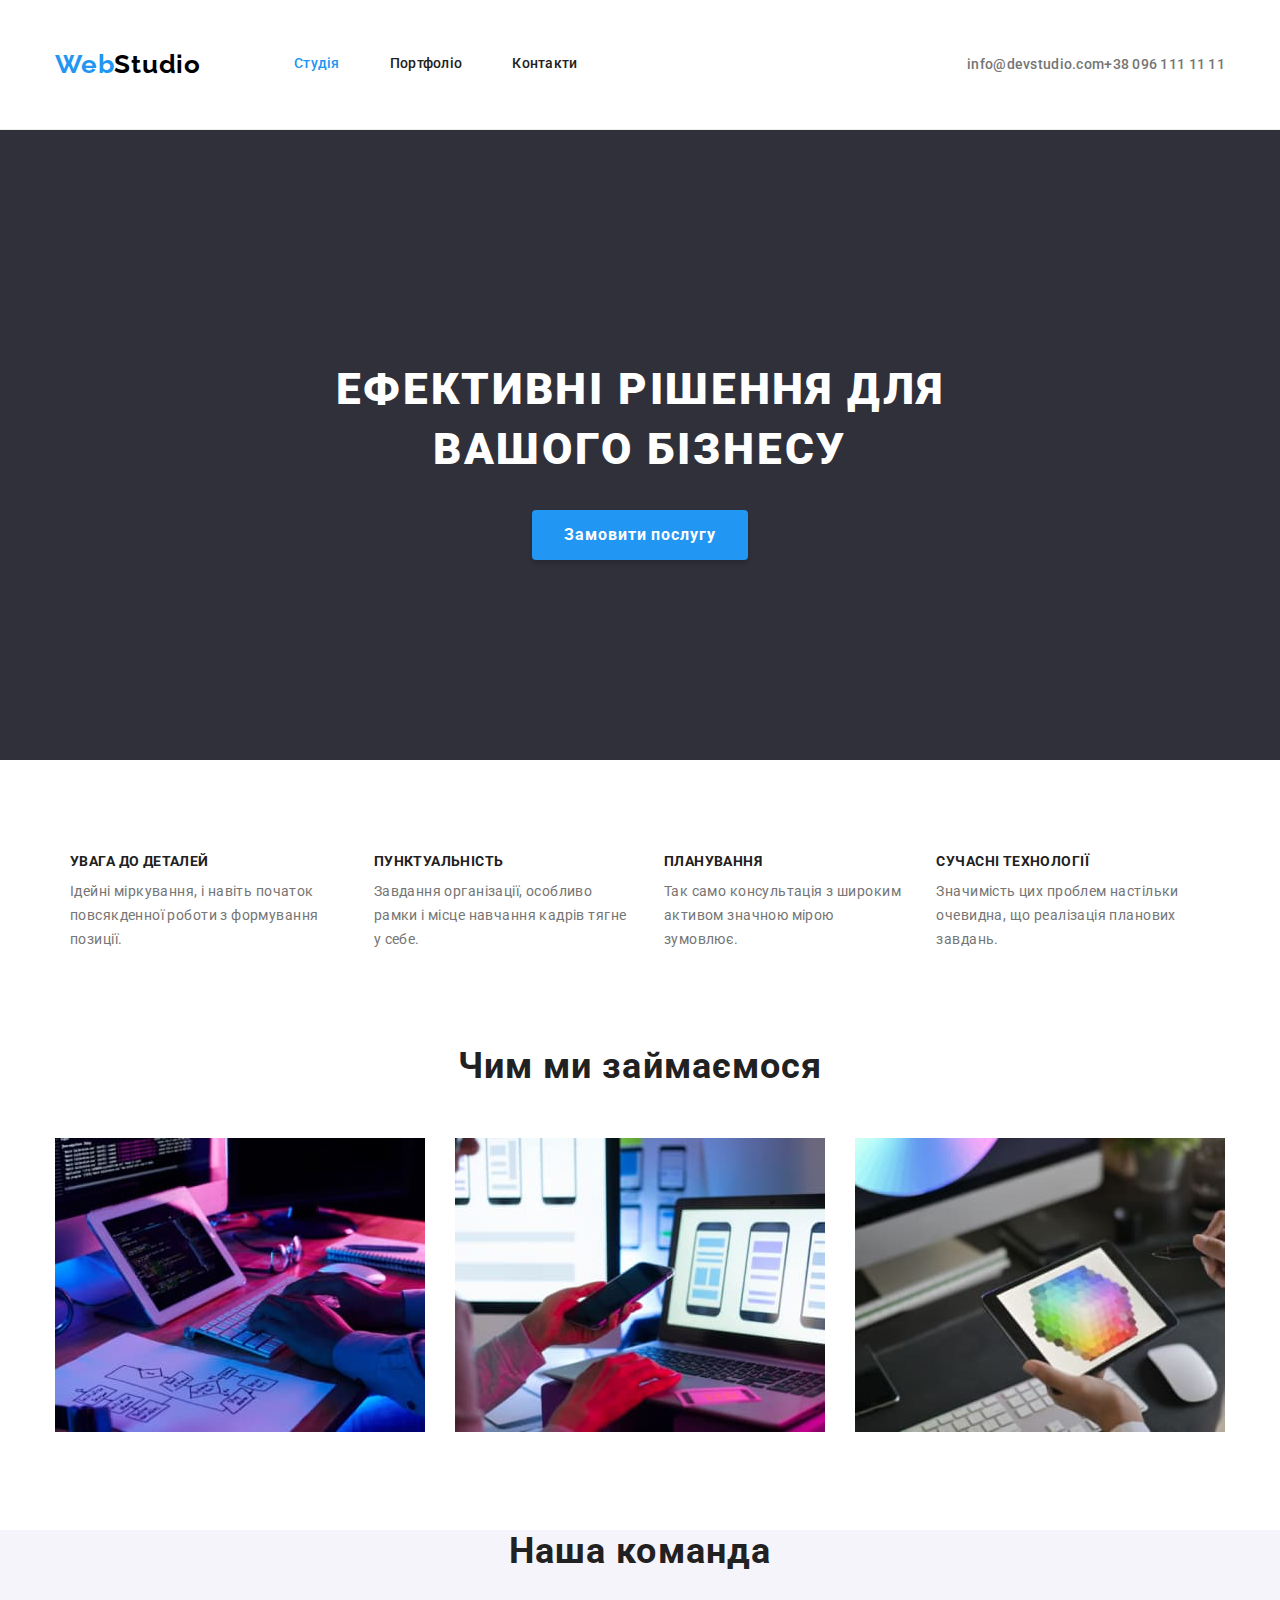
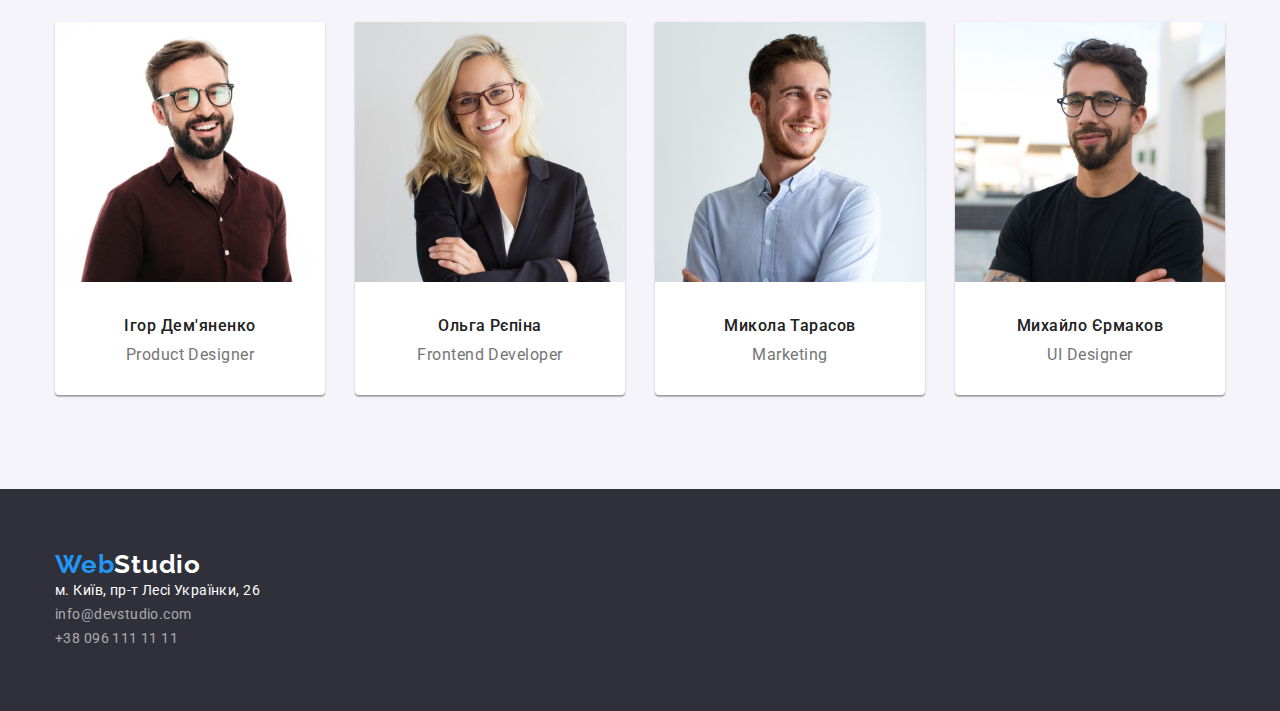
<file: index.html>
<!DOCTYPE html>
<html lang="uk">
  <head>
    <meta charset="UTF-8" />
    <meta http-equiv="X-UA-Compatible" content="IE=edge" />
    <meta name="viewport" content="width=device-width, initial-scale=1.0" />
    <title>Document</title>
    <link rel="preconnect" href="https://fonts.googleapis.com" />
    <link rel="preconnect" href="https://fonts.gstatic.com" crossorigin />
    <link
      href="https://fonts.googleapis.com/css2?family=Raleway:wght@700&family=Roboto:wght@400;500;700;900&family=Tangerine:wght@700&display=swap"
      rel="stylesheet"
    />
    <link
      rel="stylesheet"
      href="https://cdnjs.cloudflare.com/ajax/libs/modern-normalize/1.1.0/modern-normalize.min.css"
    />
    <link rel="stylesheet" href="./css/styles.css" />
  </head>
  <body class="page-body">
    <!-- Шапка -->
    <header class="page-header">
      <div class="container main-nav">
        <a href="/" class="header-logo logo-link">
          <span class="header-logo-accent">Web</span>Studio</a
        >
        <nav class="header-nav">
          <ul class="header-list list">
            <li class="item">
              <a href="./index.html" class="header-list-link link current"
                >Студія
              </a>
            </li>
            <li class="item">
              <a href="./portfolio.html" class="header-list-link link"
                >Портфоліо</a
              >
            </li>
            <li class="item">
              <a href="#" class="header-list-link link">Контакти</a>
            </li>
          </ul>
        </nav>
        <ul class="header-contact-list list">
          <li class="item">
            <a class="header-mail-link link" href="mailto:info@devstudio.com"
              >info@devstudio.com</a
            >
          </li>
          <li class="item">
            <a class="header-tel-link link" href="tel:+380961111111"
              >+38 096 111 11 11</a
            >
          </li>
        </ul>
      </div>
    </header>
    <main>
      <!-- Герой -->
      <section class="hero centered">
        <div class="container">
          <div class="hero-desription">
            <h1 class="section-hero-title text-hero-title">
              Ефективні рішення для вашого бізнесу
            </h1>
            <button class="section-hero-button button" type="button">
              Замовити послугу
            </button>
          </div>
        </div>
      </section>
      <!-- Переваги -->
      <section class="section-featuers">
        <div class="container">
          <h2 class="section-features-title visually-hidden">Переваги</h2>
          <ul class="section-features-list list">
            <li class="item">
              <h3 class="section-features-title">УВАГА ДО ДЕТАЛЕЙ</h3>
              <p class="section-features-text">
                Ідейні міркування, і навіть початок повсякденної роботи з
                формування позиції.
              </p>
            </li>
            <li class="item">
              <h3 class="section-features-title">ПУНКТУАЛЬНІСТЬ</h3>
              <p class="section-features-text">
                Завдання організації, особливо рамки і місце навчання кадрів
                тягне у себе.
              </p>
            </li>
            <li class="item">
              <h3 class="section-features-title">ПЛАНУВАННЯ</h3>
              <p class="section-features-text">
                Так само консультація з широким активом значною мірою зумовлює.
              </p>
            </li>

            <li class="item">
              <h3 class="section-features-title">СУЧАСНІ ТЕХНОЛОГІЇ</h3>
              <p class="section-features-text">
                Значимість цих проблем настільки очевидна, що реалізація
                планових завдань.
              </p>
            </li>
          </ul>
        </div>
      </section>
      <!-- Чим займаємось -->
      <section class="section-work centered">
        <div class="container">
          <h2 class="section-work-title">Чим ми займаємося</h2>
          <ul class="section-work-list list">
            <li class="item">
              <img
                class="section-work-img"
                src="./images/img1.jpg"
                alt="програміст працює на комп'ютері"
                width="370"
              />
            </li>
            <li class="item">
              <img
                class="section-work-img"
                src="./images/img2.jpg"
                alt="програміст з телефоном в руці працює на комп'ютері"
                width="370"
              />
            </li>
            <li class="item">
              <img
                class="section-work-img"
                src="./images/img3.jpg"
                alt="планшет в руках"
                width="370"
              />
            </li>
          </ul>
        </div>
      </section>
      <!-- Наша команда -->
      <section class="section-team centered">
        <div class="container">
          <h2 class="section-team-title">Наша команда</h2>
          <ul class="section-team-list list">
            <li class="team-list-item item">
              <img
                class="section-team-img"
                src="./images/prod-desingner.jpg"
                alt="Ігор Дем'яненко"
                width="270"
              />
              <h3 class="section-pre-title">Ігор Дем'яненко</h3>
              <p class="section-team-text">Product Designer</p>
            </li>
            <li class="team-list-item item">
              <img
                class="section-team-img"
                src="./images/frontend.jpg"
                alt="Ольга Рєпіна"
                width="270"
              />
              <h3 class="section-pre-title">Ольга Рєпіна</h3>
              <p class="section-team-text">Frontend Developer</p>
            </li>
            <li class="team-list-item item">
              <img
                class="section-team-img"
                src="./images/marketing.jpg"
                alt="Микола Тарасов"
                width="270"
              />
              <h3 class="section-pre-title">Микола Тарасов</h3>
              <p class="section-team-text">Marketing</p>
            </li>
            <li class="team-list-item item">
              <img
                class="section-team-img"
                src="./images/uldesidner.jpg"
                alt="Михайло Єрмаков"
                width="270"
              />
              <h3 class="section-pre-title">Михайло Єрмаков</h3>
              <p class="section-team-text">UI Designer</p>
            </li>
          </ul>
        </div>
      </section>
    </main>
    <!-- Футер -->
    <footer class="page-footer">
      <div class="container">
        <a href="/" class="footer-logo-link logo-link">
          <span class="footer-logo-accent">Web</span
          ><span class="second-part-logo">Studio</span>
        </a>
        <address class="footer-address">
          <ul class="footer-address-list list">
            <li>
              <a
                class="footer-address-text link"
                href="https://goo.gl/maps/xzUhMAHxMRx1ZoJVA"
                target="_blank"
                rel="noopener noreferrer nofollow"
                >м. Київ, пр-т Лесі Українки, 26</a
              >
            </li>
            <li>
              <a class="footer-mail-link link" href="mailto:info@devstudio.com"
                >info@devstudio.com</a
              >
            </li>
            <li>
              <a class="footer-tel-link link" href="tel:+380961111111"
                >+38 096 111 11 11</a
              >
            </li>
          </ul>
        </address>
      </div>
    </footer>
  </body>
</html>
</file>
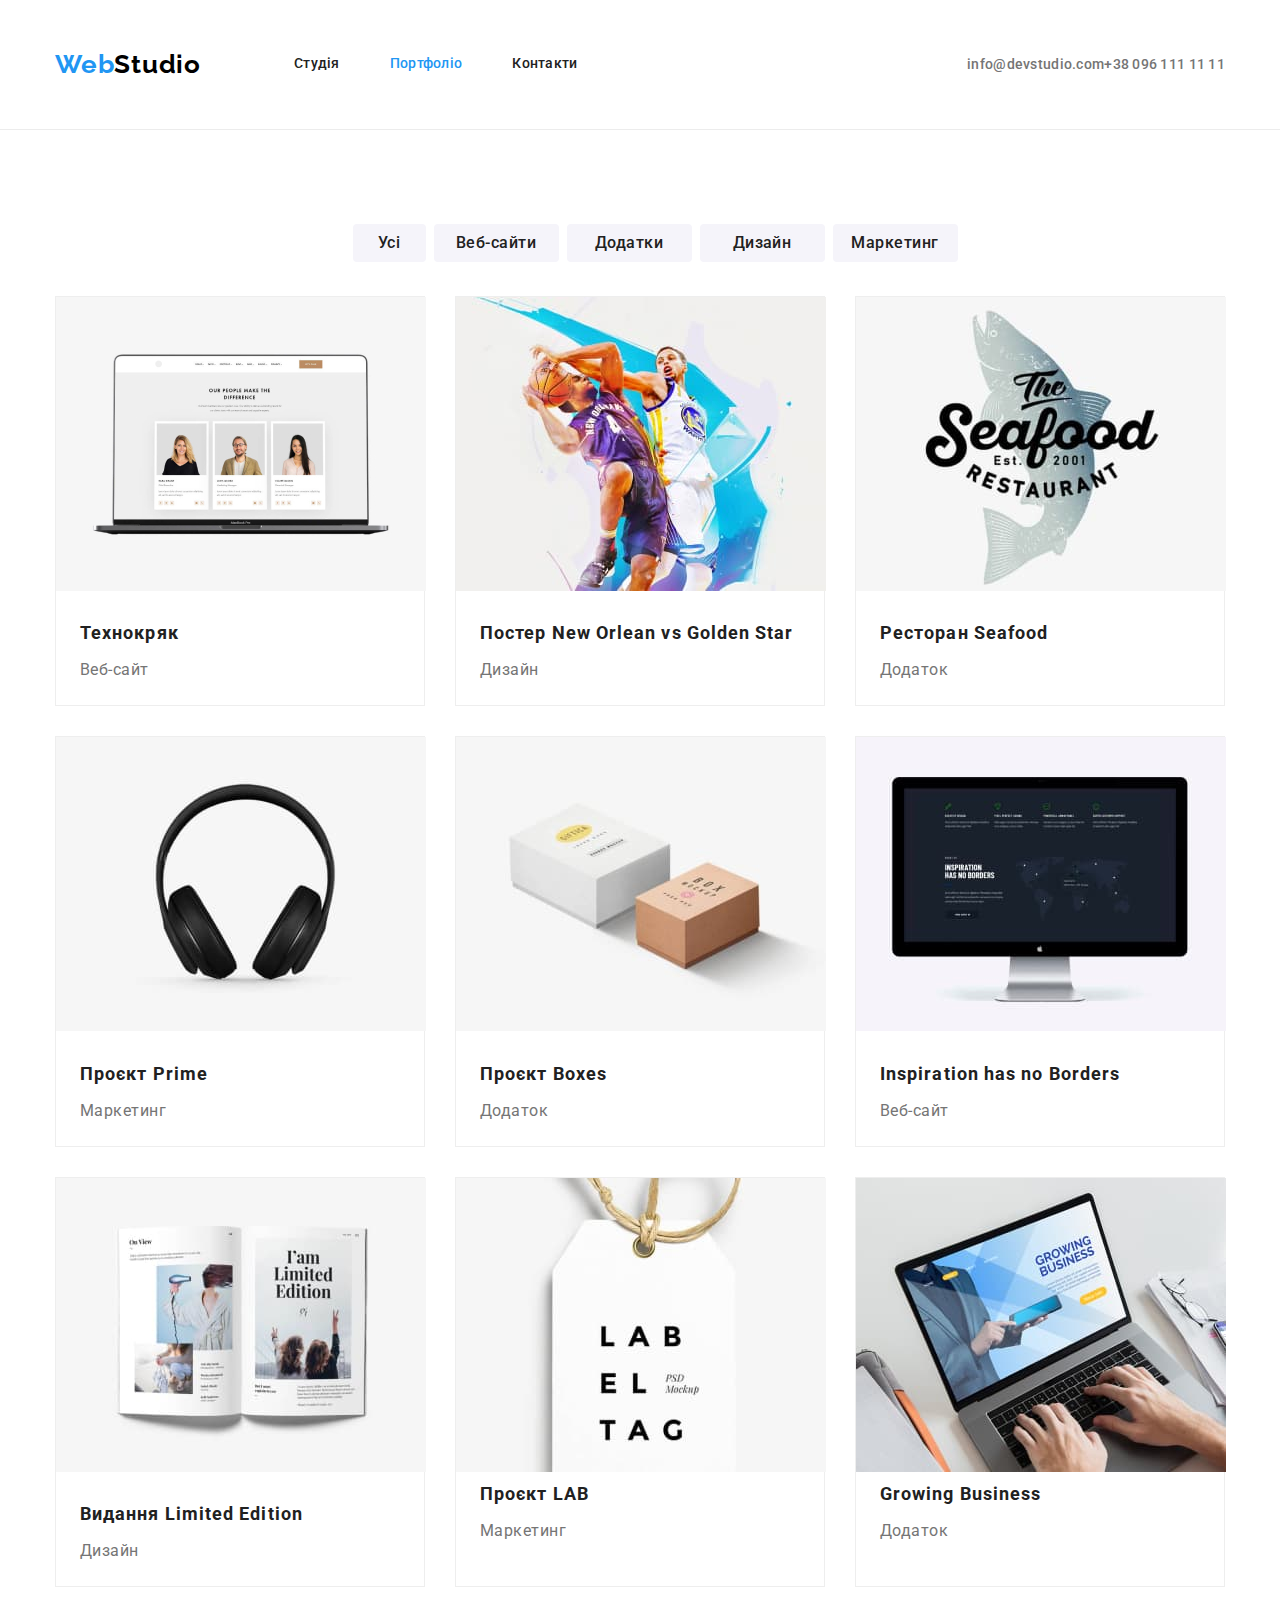
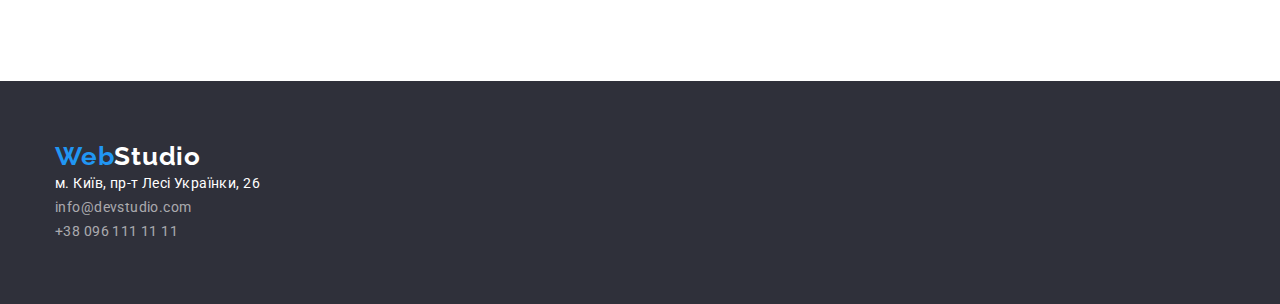
<file: portfolio.html>
<!DOCTYPE html>
<html lang="uk">
  <head>
    <meta charset="UTF-8" />
    <meta http-equiv="X-UA-Compatible" content="IE=edge" />
    <meta name="viewport" content="width=device-width, initial-scale=1.0" />
    <title>Портфолио</title>
    <link rel="preconnect" href="https://fonts.googleapis.com" />
    <link rel="preconnect" href="https://fonts.gstatic.com" crossorigin />
    <link
      href="https://fonts.googleapis.com/css2?family=Raleway:wght@700&family=Roboto:wght@400;500;700;900&family=Tangerine:wght@700&display=swap"
      rel="stylesheet"
    />
    <link
      rel="stylesheet"
      href="https://cdnjs.cloudflare.com/ajax/libs/modern-normalize/1.1.0/modern-normalize.min.css"
    />
    <link rel="stylesheet" href="./css/styles.css" />
  </head>
  <body class="page-body">
    <!-- Шапка -->
    <header class="page-header">
      <div class="container main-nav">
        <a href="/" class="header-logo logo-link">
          <span class="header-logo-accent">Web</span>Studio</a
        >
        <nav class="header-nav">
          <ul class="header-list list">
            <li class="item">
              <a href="./index.html" class="header-list-link link">Студія</a>
            </li>
            <li class="item">
              <a href="/portfolio.html" class="header-list-link link current"
                >Портфоліо</a
              >
            </li>
            <li class="item">
              <a href="#" class="header-list-link link">Контакти</a>
            </li>
          </ul>
        </nav>
        <ul class="header-contact-list list">
          <li class="item">
            <a class="header-mail-link link" href="mailto:info@devstudio.com"
              >info@devstudio.com</a
            >
          </li>
          <li class="item">
            <a class="header-tel-link link" href="tel:+380961111111"
              >+38 096 111 11 11</a
            >
          </li>
        </ul>
      </div>
    </header>
    <main>
      <!-- Герой -->
      <section class="section-progects">
        <div class="container">
          <h1 class="section-filter-title visually-hidden">Фільтр</h1>
          <ul class="section-filter-list list">
            <li class="item">
              <button class="filter-button all link" type="button">Усі</button>
            </li>
            <li class="item">
              <button class="filter-button link" type="button">
                Веб-сайти
              </button>
            </li>
            <li class="item">
              <button class="filter-button link" type="button">Додатки</button>
            </li>
            <li class="item">
              <button class="filter-button link" type="button">Дизайн</button>
            </li>
            <li class="item">
              <button class="filter-button link" type="button">
                Маркетинг
              </button>
            </li>
          </ul>
        </div>
        <div class="container">
          <ul class="progects-list list">
            <li class="progects-item-list item">
              <a class="progect-link link" href="#">
                <img
                  class="progect-list-img"
                  src="./images/image1.jpg"
                  alt="Технокряк"
                  width="370"
                />
                <h2 class="progect-list-title link">Технокряк</h2>
                <p class="progect-list-text">Веб-сайт</p>
              </a>
            </li>
            <li class="progects-item-list item">
              <a class="progect-link link" href="#">
                <img
                  class="progect-list-img"
                  src="./images/image2.jpg"
                  alt="Постер"
                  width="370"
                />
                <h2 class="progect-list-title link">
                  Постер New Orlean vs Golden Star
                </h2>
                <p class="progect-list-text">Дизайн</p>
              </a>
            </li>
            <li class="progects-item-list item">
              <a class="progect-link link" href="#">
                <img
                  class="progect-list-img"
                  src="./images/image3.jpg"
                  alt="Ресторан Seafood"
                  width="370"
                />
                <h2 class="progect-list-title link">Ресторан Seafood</h2>
                <p class="progect-list-text">Додаток</p>
              </a>
            </li>
            <li class="progects-item-list item">
              <a class="progect-link link" href="#">
                <img
                  class="progect-list-img"
                  src="./images/image4.jpg"
                  alt="Проєкт Prime"
                  width="370"
                />
                <h2 class="progect-list-title link">Проєкт Prime</h2>
                <p class="progect-list-text">Маркетинг</p>
              </a>
            </li>
            <li class="progects-item-list item">
              <a class="progect-link link" href="#">
                <img
                  class="progect-list-img"
                  src="./images/image5.jpg"
                  alt="Проєкт Boxes"
                  width="370"
                />
                <h2 class="progect-list-title link">Проєкт Boxes</h2>
                <p class="progect-list-text">Додаток</p>
              </a>
            </li>
            <li class="progects-item-list item">
              <a class="progect-link link" href="#">
                <img
                  class="progect-list-img"
                  src="./images/image6.jpg"
                  alt="Inspiration"
                  width="370"
                />
                <h2 class="progect-list-title link">
                  Inspiration has no Borders
                </h2>
                <p class="progect-list-text">Веб-сайт</p>
              </a>
            </li>
            <li class="progects-item-list item">
              <a class="progect-link link" href="#">
                <img
                  class="progect-list-img"
                  src="./images/image7.jpg"
                  alt=""
                  width="370"
                />
                <h2 class="progect-list-title link">Видання Limited Edition</h2>
                <p class="progect-list-text">Дизайн</p>
              </a>
            </li>
            <li class="progects-item-list item">
              <a class="progect-link link" href="/">
                <img src="./images/image8.jpg" alt="Проєкт LAB" width="370" />
                <h2 class="progect-list-title">Проєкт LAB</h2>
                <p class="progect-list-text">Маркетинг</p>
              </a>
            </li>
            <li class="progects-item-list item">
              <a class="progect-link link" href="#">
                <img
                  src="./images/image9.jpg"
                  alt="Growing Business"
                  width="370"
                />
                <h2 class="progect-list-title link">Growing Business</h2>
                <p class="progect-list-text">Додаток</p>
              </a>
            </li>
          </ul>
        </div>
      </section>
    </main>
    <footer class="page-footer">
      <div class="container">
        <a class="footer-logo-link logo-link" href="#">
          <span class="footer-logo-accent">Web</span
          ><span class="second-part-logo">Studio</span></a
        >
        <address class="footer-address">
          <ul class="footer-address-list list">
            <li>
              <a
                class="footer-address-text link"
                href="https://goo.gl/maps/xzUhMAHxMRx1ZoJVA"
                target="_blank"
                rel="noopener noreferrer nofollow"
                >м. Київ, пр-т Лесі Українки, 26</a
              >
            </li>
            <li>
              <a class="footer-mail-link link" href="mailto:info@devstudio.com"
                >info@devstudio.com</a
              >
            </li>
            <li>
              <a class="footer-tel-link link" href="tel:+380961111111"
                >+38 096 111 11 11</a
              >
            </li>
          </ul>
        </address>
      </div>
    </footer>
  </body>
</html>
</file>
<file: css/styles.css>
/* основной цвет текста #212121 */
/* вторичный цвет текста #757575  */
/* акцент #2196F3  */
/* черный #000000 */
/* белый основной #FFFFFF  */
/* белый вторичный  rgba(255, 255, 255, 0.6) */
/* вторичный цвет фона #F5F4FA */
/* основной цвет фона  #F5F5F5 */
/*вторичный цвет фона для героя #2F303A */

/* General styles */
:root {
  --primary-text-color: #212121;
  --secondary-text-color: #757575;
  --accent-color: #2196f3;
  --primary-bg-color: #f5f5f5;
  --secondary-bg-color: #f5f4fa;
  --tertiary-bg-color: #2f303a;
  --primary-white-color: #ffffff;
  --primary-black-color: #000000;
  --secondary-white-color: rgba(255, 255, 255, 0.6);
  --specific-ident: 10px;
  --img-ident: 30px;
}
h1,
h2,
h3,
p {
  margin: 0;
}

.page-body {
  color: var(--primary-text-color);
  font-family: "Roboto";
  font-style: normal;
}
.container {
  max-width: 1200px;
  margin: 0 auto;
  padding-left: 15px;
  padding-right: 15px;
}

.link,
.logo-link {
  text-decoration: none;
}

.list {
  list-style: none;
  padding-left: 0;
  margin: 0;
}

/* Main nav */

.main-nav {
  display: flex;
  align-items: center;
  white-space: nowrap;
}

.page-header {
  border-bottom: 1px solid #ececec;
}
.page-header .container {
  background-color: var(--primary-white-color);
  padding-top: 24px;
  padding-bottom: 25px;
}

.link.current {
  color: var(--accent-color);
}

/* Logo */
.header-logo {
  font-weight: 700;
  font-size: 26px;
  line-height: 1.19;

  letter-spacing: 0.03em;
  color: var(--primary-black-color);
  font-family: "Raleway";
  font-style: normal;
}

.header-logo-accent {
  color: var(--accent-color);
}

/* Header-nav */

.header-list {
  display: flex;
  margin-left: 93px;
}

.header-list .item:not(:last-child) {
  margin-right: 50px;
}

.header-list-link {
  display: block;
  padding-top: 32px;
  padding-bottom: 32px;

  font-weight: 500;
  font-size: 14px;
  line-height: 1.14;
  letter-spacing: 0.02em;
  color: var(--primary-text-color);
}
.link:hover {
  color: var(--accent-color);
}
.link:focus {
  color: var(--accent-color);
}

/* Contacts */

.header-contact-list {
  display: flex;
  /* margin-right: 15px; */
  margin-left: auto;
}
.header-contact-list .item + .item {
  /* margin-left: 50px; */
}

.header-mail-link {
  /* margin-left: 344px; */
}
.header-tel-link {
  /* paddin-right: 15px; */
}

.header-mail-link,
.header-tel-link {
  font-weight: 500;
  font-size: 14px;
  line-height: 1.14;
  letter-spacing: 0.02em;
  color: var(--secondary-text-color);
}

.header-portfolio {
  background-color: var(--primary-white-color);
}
/* Hero */

.hero.centered {
  background-color: var(--tertiary-bg-color);
  text-align: center;
}

.hero-desription {
  padding-top: 200px;
  padding-bottom: 200px;
}

.visually-hidden {
  position: absolute;
  white-space: nowrap;
  width: 1px;
  height: 1px;
  overflow: hidden;
  border: 0;
  padding: 0;
  clip: rect(0 0 0 0);
  clip-path: inset(50%);
  margin: -1px;
}

.section-hero-title {
  font-weight: 900;
  font-size: 44px;
  line-height: 1.36;
  text-align: center;
  letter-spacing: 0.06em;
  text-transform: uppercase;
  color: var(--primary-white-color);

  margin-bottom: 30px;
  margin: auto;
  padding: 30px;
  max-width: 696px;
}

.button {
  background-color: var(--accent-color);
  border: none;
}
.section-hero-button {
  font-weight: 700;
  font-size: 16px;
  line-height: 1.88;

  align-items: center;
  letter-spacing: 0.06em;
  color: var(--primary-white-color);
  font-family: inherit;

  padding: 10px 32px;
  min-width: 216px;
  border-radius: 4px;
  margin: auto;

  box-shadow: 0px 4px 4px rgba(0, 0, 0, 0.15);
  border-radius: 4px;
}

/* Features */

.section-features {
}

.section-features-list {
  display: flex;
  padding-top: 94px;
  padding-bottom: 94px;
  padding-left: 15px;
  padding-right: 15px;
}

.section-features-list .item:not(:last-child) {
  margin-right: 30px;
}

.section-featuers.centered {
  padding-top: 94px;
  padding-bottom: 94px;
  text-align: center;
}
.section-features-title {
  font-size: 14px;
  line-height: 1.14;
  letter-spacing: 0.03em;
  text-transform: uppercase;
  color: var(--primary-text-color);
  margin-top: 0;
  margin-bottom: var(--specific-ident);
}
.section-features-text {
  font-size: 14px;
  line-height: 1.71;
  letter-spacing: 0.03em;
  color: var(--secondary-text-color);
}

/* Section Work */

.section-work-list {
  display: flex;
  width: 1170px;
  margin: auto;
  padding-bottom: 94px;
}

.section-work-list .item:not(:last-child) {
  margin-right: 30px;
}

.section-work .centered {
  text-align: center;
}

.section-work-title {
  font-size: 36px;
  line-height: 1.17;
  text-align: center;
  letter-spacing: 0.03em;
  color: var(--primary-text-color);

  margin-bottom: 50px;
}

/* Our team */

.section-team {
  background-color: var(--secondary-bg-color);
}

.section-team-list {
  display: flex;
  width: 1170px;
  margin: auto;
  padding-bottom: 94px;
}

.section-team-list .item:not(:last-child) {
  margin-right: 30px;
}

.section-team .centered {
  padding-top: 94px;
  padding-bottom: 94px;
  text-align: center;
}
.section-team-title {
  font-size: 36px;
  line-height: 1.17;
  text-align: center;
  letter-spacing: 0.03em;
  color: var(--primary-text-color);

  margin-bottom: 50px;
}

.section-team-img {
  margin-bottom: var(--img-ident);
}

.section-pre-title {
  font-weight: 500;
  font-size: 16px;
  line-height: 1.19;
  /* identical to box height */
  text-align: center;
  letter-spacing: 0.03em;
  color: var(--primary-text-color);

  margin-bottom: var(--specific-ident);
}

.section-team-text {
  font-size: 16px;
  line-height: 1.19;
  /* identical to box height */
  text-align: center;
  letter-spacing: 0.03em;
  color: var(--secondary-text-color);

  padding-bottom: 30px;
}

.team-list-item {
  background-color: var(--primary-white-color);
  box-shadow: 0px 1px 3px rgba(0, 0, 0, 0.12), 0px 1px 1px rgba(0, 0, 0, 0.14),
    0px 2px 1px rgba(0, 0, 0, 0.2);
  border-radius: 0px 0px 4px 4px;
}
/* footer */
.page-footer {
  background: var(--tertiary-bg-color);
  padding-top: 60px;
  padding-bottom: 60px;
}

.footer-logo-link {
  font-family: "Raleway";
  font-style: normal;
  font-weight: 700;
  font-size: 26px;
  line-height: 1.19;
  /* identical to box height */
  letter-spacing: 0.03em;
}

.footer-logo-accent {
  color: var(--accent-color);
}
.second-part-logo {
  color: var(--primary-white-color);
}

.footer-address {
  font-family: "Roboto";
  font-style: normal;
}
.footer-address-text {
  font-weight: 400;
  font-size: 14px;
  line-height: 1.71;
  /* or 171% */
  letter-spacing: 0.03em;
  color: var(--primary-white-color);
}

.footer-mail-link {
  font-weight: 400;
  font-size: 14px;
  line-height: 1.71;

  letter-spacing: 0.03em;
  color: var(--secondary-white-color);

  margin-bottom: 9px;
}

.footer-tel-link {
  font-weight: 400;
  font-size: 14px;
  line-height: 1.71;

  letter-spacing: 0.03em;
  color: var(--secondary-white-color);
  margin-bottom: 60px;
}

/* Portfolio */

.section-filter-list {
  display: flex;
  width: 575px;
  /* margin-bottom: 34px; */
  padding-bottom: 34px;
  margin: auto;
}
.section-filter-list .item:not(:last-child) {
  margin-right: 8px;
}

.filter-button {
  background: var(--secondary-bg-color);
  font-weight: 500;
  font-size: 16px;
  line-height: 1.63;
  text-align: center;
  letter-spacing: 0.03em;
  color: var(--primary-text-color);
  font-family: "Roboto";
  font-style: normal;
  border: none;
  cursor: pointer;

  width: 125px;
  height: 38px;
  left: 593px;
  top: 174px;

  background: #f5f4fa;
  border-radius: 4px;
}

.filter-button.all {
  border-radius: 4px;
  padding-right: 25px;
  padding-left: 25px;
  padding-top: 6px;
  padding-bottom: 6px;
  width: 73px;
}

.filter-button.link {
  color: var(--primary-text-color);
  background-color: #f5f4fa;
}

.filter-button.link:hover,
.filter-button.link:focus {
  background-color: var(--accent-color);
  color: var(--primary-white-color);
}

/* Progects */

.section-progects {
  background-color: var(--primary-white-color);
  padding-top: 94px;
  padding-bottom: 94px;
}

.progects-list {
  display: flex;
  flex-wrap: wrap;
  width: 1170px;
  margin: auto;
}

.progects-list .item {
  width: calc((100% -60) / 3);
  margin-bottom: 30px;
  margin-right: 30px;
  width: 370px;
  border: 1px solid #eeeeee;
}

.progects-list .item:nth-child(3n) {
  margin-right: 0;
}

.progects-list .item:nth-last-child(-n + 3) {
  margin-bottom: 0;
}

.progects-item-list {
  background-color: var(--primary-white-color);
}

.progect-list-img {
  margin-bottom: 20px;
}

.progect-list-title {
  font-size: 18px;
  line-height: 2;
  letter-spacing: 0.06em;
  color: var(--primary-text-color);

  margin-bottom: 4px;
  margin-left: 24px;
  margin-right: 24px;
}

.progect-list-text {
  font-size: 16px;
  line-height: 1.88;
  /* identical to box height, or 188% */
  letter-spacing: 0.03em;
  color: var(--secondary-text-color);

  margin-bottom: 20px;
  margin-left: 24px;
  margin-right: 24px;
}
</file>
